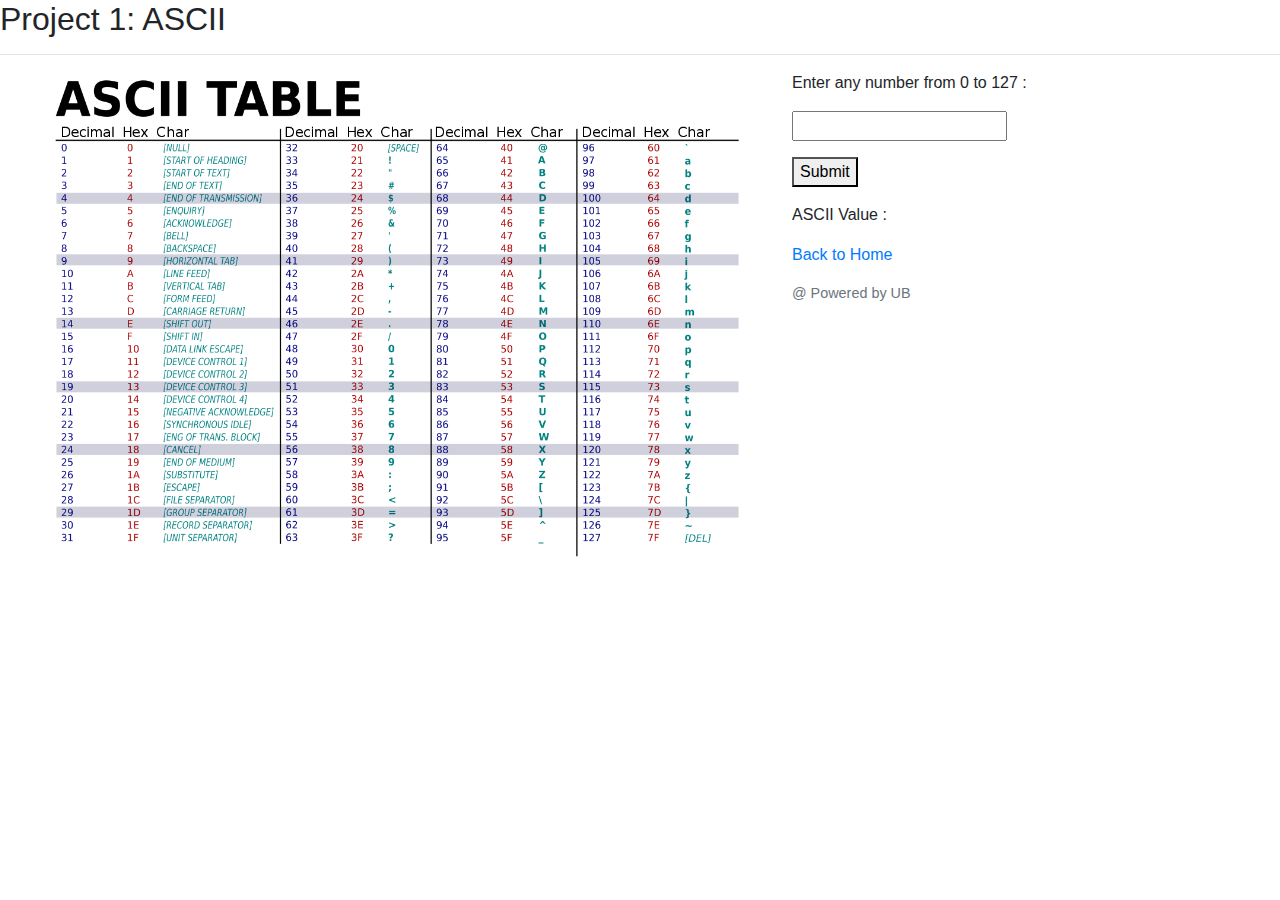
<file: ascii.html>
<!DOCTYPE html>
<html>
<head>
<title>FoC</title>
<link rel="stylesheet" type="text/css" href="style.css">
<link rel="stylesheet" href="https://maxcdn.bootstrapcdn.com/bootstrap/4.0.0/css/bootstrap.min.css" integrity="sha384-Gn5384xqQ1aoWXA+058RXPxPg6fy4IWvTNh0E263XmFcJlSAwiGgFAW/dAiS6JXm" crossorigin="anonymous">
<meta charset="utf-8">
<meta name="viewport" content="width=device-width, initial-scale=1">
<style>
img {
  float: left;
 padding-right: 40px; 
 padding-left: 40px;
 padding-bottom: 40px;
 
}
</style>
</head>
<body>

<section>
<h2>Project 1: ASCII</h2>
<hr>	


<p><img src="ascii.png" style="width:792px;height:528px;"></p>
        
			

<p></p>
<p></p>         


<p>Enter any number from 0 to 127 :</p>
<input id="inputdec" >
<p></p>
<button onclick="decToASCII()">Submit</button>
<p></p>
<p>ASCII Value : </p>
<p id="demo"></p>

<script>
function decToASCII() {
  x = document.getElementById("inputdec").value;
  var res = String.fromCharCode(x);
  document.getElementById("demo").innerHTML = res;
  console.log(res);
}
</script>



</section>


<a href="index.html">Back to Home</a></h3>

<footer>
  <p>@ Powered by UB</p>
</footer>

</body>
</html>
</file>
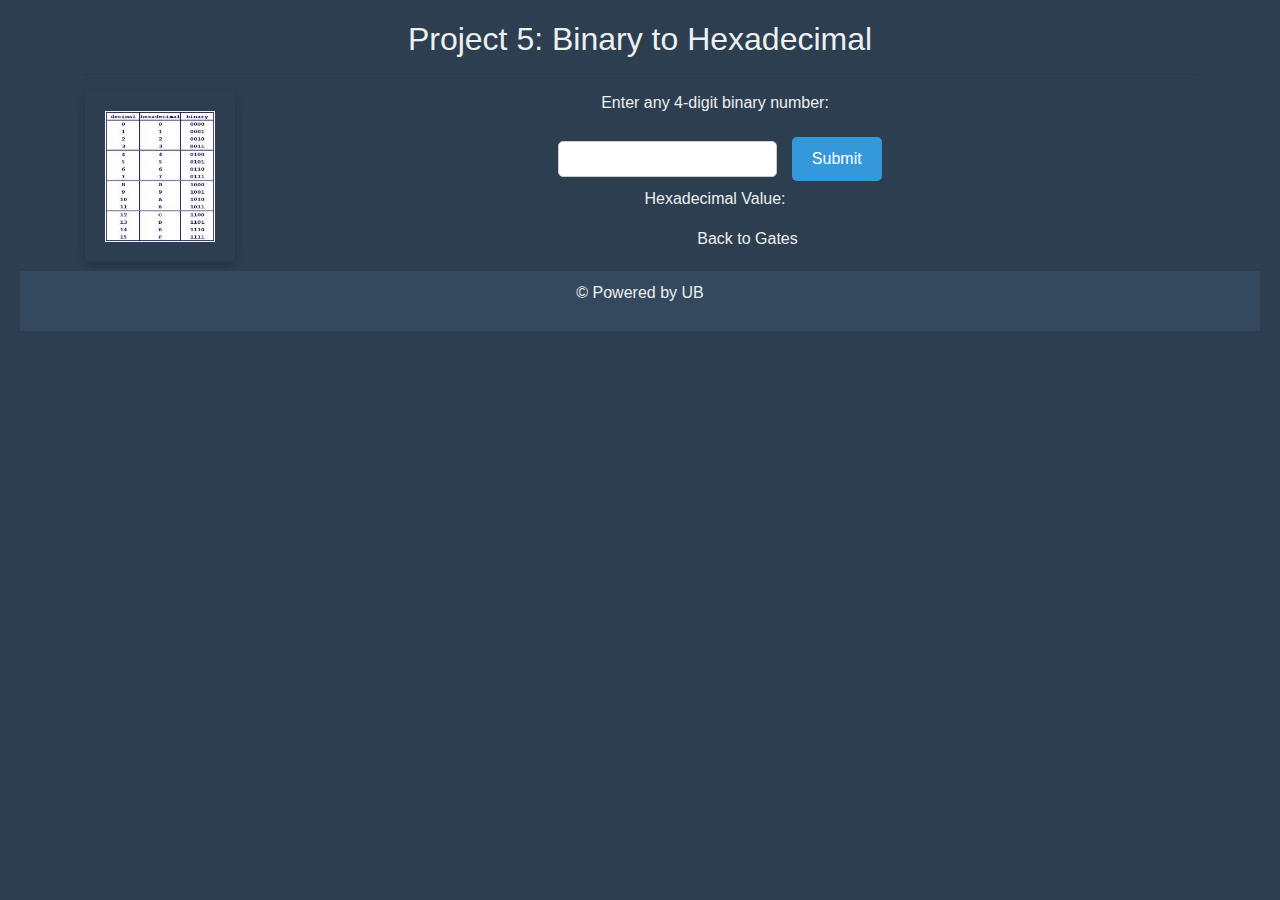
<file: binarytohex.html>
<!DOCTYPE html>
<html lang="en">
<head>
    <meta charset="utf-8">
    <meta name="viewport" content="width=device-width, initial-scale=1">
    <title>FoC</title>
    <link rel="stylesheet" href="https://maxcdn.bootstrapcdn.com/bootstrap/4.0.0/css/bootstrap.min.css" integrity="sha384-Gn5384xqQ1aoWXA+058RXPxPg6fy4IWvTNh0E263XmFcJlSAwiGgFAW/dAiS6JXm" crossorigin="anonymous">
    <style>
        body {
            font-family: Arial, sans-serif;
            background-color: #2c3e50;
            color: #ecf0f1;
            text-align: center;
            padding: 20px;
        }
        img {
            float: left;
            padding: 20px;
            width: 150px;
            height: auto;
            border-radius: 5px;
            box-shadow: 0 4px 8px rgba(0, 0, 0, 0.2);
        }
        button {
            background-color: #3498db;
            border: none;
            color: white;
            padding: 10px 20px;
            font-size: 16px;
            border-radius: 5px;
            cursor: pointer;
            transition: background-color 0.3s, transform 0.3s;
        }
        button:hover {
            background-color: #2980b9;
            transform: scale(1.05);
        }
        input[type="number"] {
            padding: 5px;
            margin: 10px;
            border-radius: 5px;
            border: 1px solid #ccc;
        }
        footer {
            margin-top: 20px;
            background-color: #34495e;
            padding: 10px;
        }
        a {
            color: #ecf0f1;
            text-decoration: none;
            transition: color 0.3s;
        }
        a:hover {
            color: #bdc3c7;
        }
    </style>
</head>
<body>

    <section class="container">
        <h2>Project 5: Binary to Hexadecimal</h2>
        <hr>    
        <img src="bintohex.jpg" alt="Binary to Hexadecimal">
        <p>Enter any 4-digit binary number:</p>
        <input type="number" id="inputBin" value="">
        <button onclick="binToHex()">Submit</button>
        <p>Hexadecimal Value:</p>
        <p id="demo"></p>
    </section>

    <a href="gates.html">Back to Gates</a>

    <footer>
        <p>&copy; Powered by UB</p>
    </footer>

    <script>
        function binToHex() {
            var x = document.getElementById("inputBin").value;
            var hexOut = parseInt(x, 2).toString(16).toUpperCase();
            document.getElementById("demo").innerHTML = hexOut;
        }
    </script>

</body>
</html>
</file>
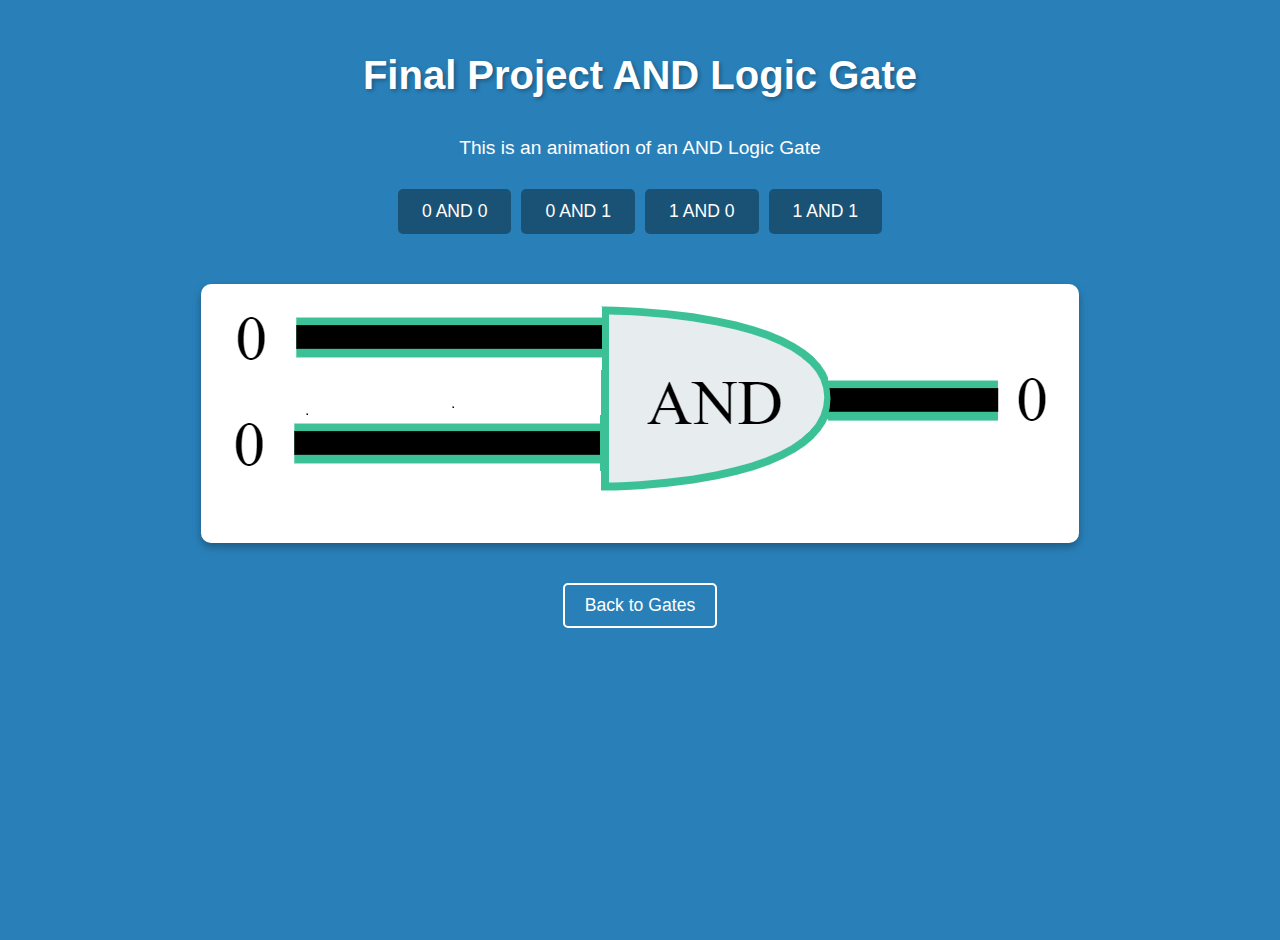
<file: easyand.html>
<!DOCTYPE html>
<html>
<head>
    <style>
        body {
            background-color: #2980b9;
            color: white;
            font-family: Arial, sans-serif;
            margin: 0;
            padding: 20px;
            display: flex;
            flex-direction: column;
            align-items: center;
            min-height: 100vh;
        }

        h2 {
            text-align: center;
            font-size: 2.5em;
            margin-bottom: 20px;
            text-shadow: 2px 2px 4px rgba(0, 0, 0, 0.3);
        }

        p {
            text-align: center;
            font-size: 1.2em;
            margin-bottom: 30px;
        }

        .button-container {
            display: flex;
            flex-wrap: wrap;
            gap: 10px;
            justify-content: center;
            margin-bottom: 30px;
        }

        button {
            padding: 12px 24px;
            font-size: 1.1em;
            border: none;
            border-radius: 5px;
            background-color: #1a5276;
            color: white;
            cursor: pointer;
            transition: transform 0.2s, background-color 0.2s;
        }

        button:hover {
            background-color: #154360;
            transform: scale(1.05);
        }

        button:active {
            transform: scale(0.95);
        }

        img {
            max-width: 100%;
            height: auto;
            margin: 20px 0;
            border-radius: 10px;
            box-shadow: 0 4px 8px rgba(0, 0, 0, 0.3);
        }

        .back-link {
            margin-top: 20px;
            text-decoration: none;
            color: white;
            font-size: 1.1em;
            padding: 10px 20px;
            border: 2px solid white;
            border-radius: 5px;
            transition: background-color 0.2s;
        }

        .back-link:hover {
            background-color: rgba(255, 255, 255, 0.1);
        }
    </style>
</head>
<body>
    <h2>Final Project AND Logic Gate</h2>

    <p>This is an animation of an AND Logic Gate</p>

    <div class="button-container">
        <button onclick="document.getElementById('myImage').src='and2off.PNG'">0 AND 0</button>
        <button onclick="document.getElementById('myImage').src='andoffon.PNG'">0 AND 1</button>
        <button onclick="document.getElementById('myImage').src='andonoff.PNG'">1 AND 0</button>
        <button onclick="document.getElementById('myImage').src='and2on.png'">1 AND 1</button>
    </div>

    <img id="myImage" src="and2off.PNG" alt="AND Gate">
    
    <a href="gates.html" class="back-link">Back to Gates</a>

</body>
</html>
</file>
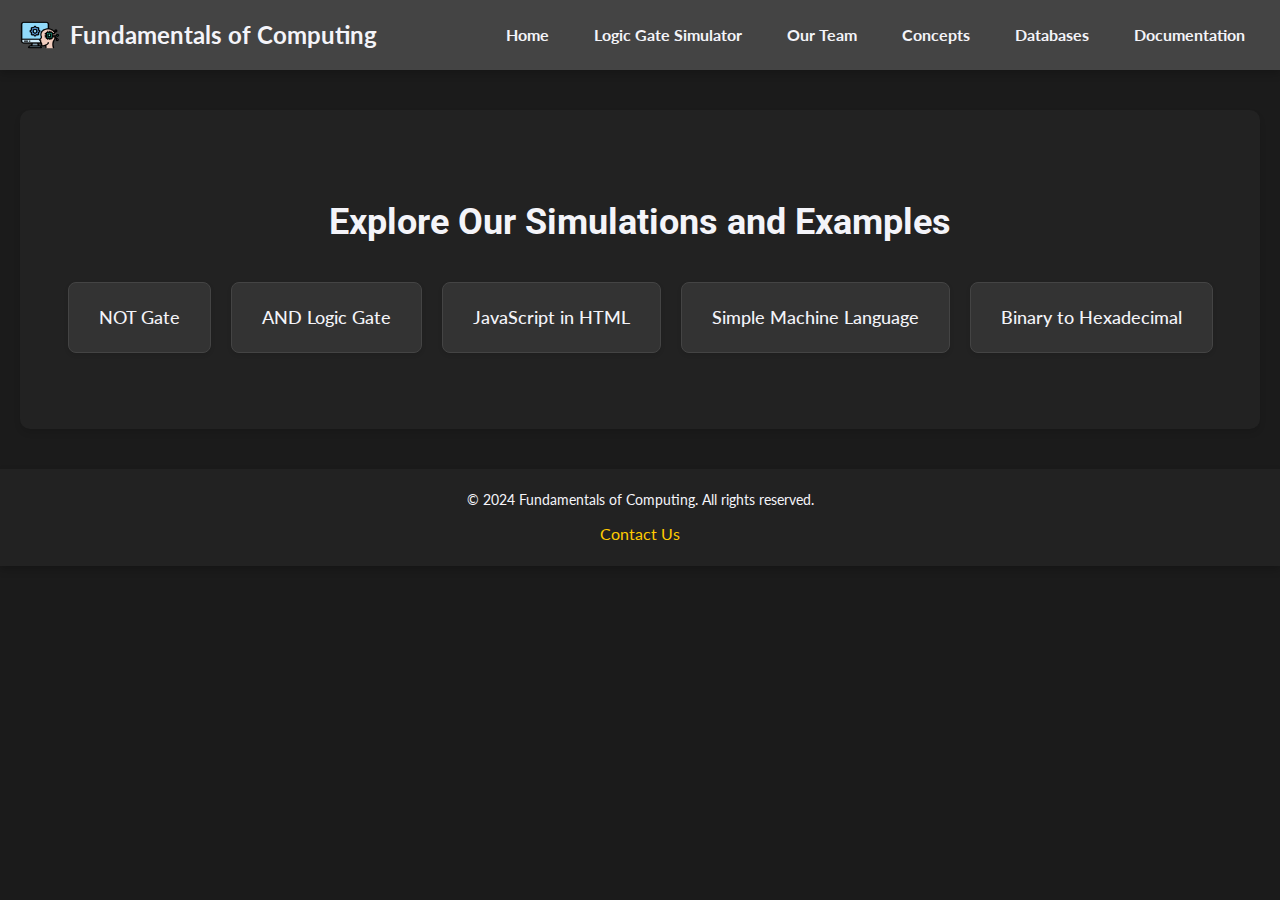
<file: gates.html>
<!DOCTYPE html>
<html lang="en">
<head>
    <meta charset="UTF-8">
    <meta name="viewport" content="width=device-width, initial-scale=1.0">
    <title>Fundamentals of Computing</title>
    
    <!-- Google Fonts -->
    <link href="https://fonts.googleapis.com/css2?family=Lato:wght@400;700&family=Roboto:wght@700&display=swap" rel="stylesheet">
    
    <!-- Favicon -->
    <link rel="icon" type="image/png" href="favicon.png">

    <style>
        /* General Styles */
        body {
            font-family: 'Lato', sans-serif;
            color: #ddd;
            background-color: #1b1b1b;
            margin: 0;
            padding: 0;
            line-height: 1.6;
        }

        /* Navbar Styles */
        .navbar {
            background-color: #222;
            padding: 15px 20px;
            box-shadow: 0 4px 8px rgba(0, 0, 0, 0.2);
            display: flex;
            justify-content: space-between;
            align-items: center;
            position: sticky;
            top: 0;
            z-index: 1000;
            transition: background-color 0.3s ease;
        }

        .navbar:hover {
            background-color: #444;
        }

        .navbar-brand {
            font-size: 24px;
            text-decoration: none;
            color: #f4f4f9;
            font-weight: bold;
            transition: color 0.3s ease;
            display: flex;
            align-items: center;
        }

        .navbar-brand img {
            height: 40px;
            margin-right: 10px;
        }

        .navbar-brand:hover {
            color: #ffcc00;
        }

        .navbar-nav {
            list-style: none;
            padding: 0;
            display: flex;
            gap: 15px;
            margin: 0;
        }

        .navbar-nav li {
            display: inline;
        }

        .navbar-nav a {
            color: #f4f4f9;
            text-decoration: none;
            font-size: 16px;
            padding: 10px 15px;
            transition: background-color 0.3s ease, transform 0.3s ease;
            border-radius: 5px;
            font-weight: bold;
        }

        .navbar-nav a:hover {
            background-color: #555;
            transform: scale(1.1);
            letter-spacing: 1px;
        }

        /* Content Navigation Section */
        .content-nav {
            background: #222;
            padding: 60px 20px;
            text-align: center;
            box-shadow: 0 4px 6px rgba(0, 0, 0, 0.1);
            margin: 40px auto;
            border-radius: 10px;
            max-width: 1200px;
        }

        .content-nav h1 {
            font-size: 36px;
            margin-bottom: 30px;
            color: #f4f4f9;
            font-family: 'Roboto', sans-serif;
        }

        .content-nav ul {
            list-style: none;
            padding: 0;
            display: flex;
            flex-wrap: wrap;
            justify-content: center;
            gap: 20px;
        }

        .content-nav li {
            background-color: #333;
            border: 1px solid #444;
            padding: 20px 30px;
            border-radius: 8px;
            transition: all 0.3s ease;
            box-shadow: 0 2px 4px rgba(0, 0, 0, 0.1);
        }

        .content-nav li:hover {
            background-color: #444;
            transform: translateY(-5px);
            box-shadow: 0 4px 8px rgba(0, 0, 0, 0.15);
        }

        .content-nav a {
            text-decoration: none;
            color: #f4f4f9;
            font-size: 18px;
            font-weight: 500;
            display: block;
        }

        /* Footer Styles */
        footer {
            background-color: #222;
            color: #f4f4f9;
            padding: 20px;
            text-align: center;
            margin-top: 40px;
            box-shadow: 0 4px 8px rgba(0, 0, 0, 0.2);
        }

        footer p {
            margin: 0;
            font-size: 14px;
        }

        footer a {
            color: #ffcc00;
            text-decoration: none;
            margin-top: 10px;
            display: inline-block;
        }

        footer a:hover {
            text-decoration: underline;
        }

        /* Responsive Design */
        @media (max-width: 768px) {
            .navbar-nav {
                flex-direction: column;
                align-items: center;
            }
            
            .content-nav ul {
                flex-direction: column;
            }
        }
    </style>
</head>
<body>
    <!-- Main Navbar -->
    <nav class="navbar">
        <a class="navbar-brand" href="#">
            <img src="logo.png" alt="Logo"> Fundamentals of Computing
        </a>
        <ul class="navbar-nav">
            <li><a href="index.html">Home</a></li>
            <li><a href="gates.html">Logic Gate Simulator</a></li>
            <li><a href="team.html">Our Team</a></li>
            <li><a href="concepts.html">Concepts</a></li>
            <li><a href="databases.html">Databases</a></li>
            <li><a href="doc.html">Documentation</a></li>
        </ul>
    </nav>

    <!-- Content Navigation Section -->
    <section class="content-nav">
        <h1>Explore Our Simulations and Examples</h1>
        <ul>
            <li><a href="tree.html">NOT Gate</a></li>
            <li><a href="easyand.html">AND Logic Gate</a></li>
            <li><a href="gatesnot.html">JavaScript in HTML</a></li>
            <li><a href="MLinstructions.html">Simple Machine Language</a></li>
            <li><a href="binarytohex.html">Binary to Hexadecimal</a></li>
        </ul>
    </section>

    <!-- Footer -->
    <footer>
        <p>&copy; 2024 Fundamentals of Computing. All rights reserved.</p>
        <a href="contact.html">Contact Us</a>
    </footer>
</body>
</html>
</file>
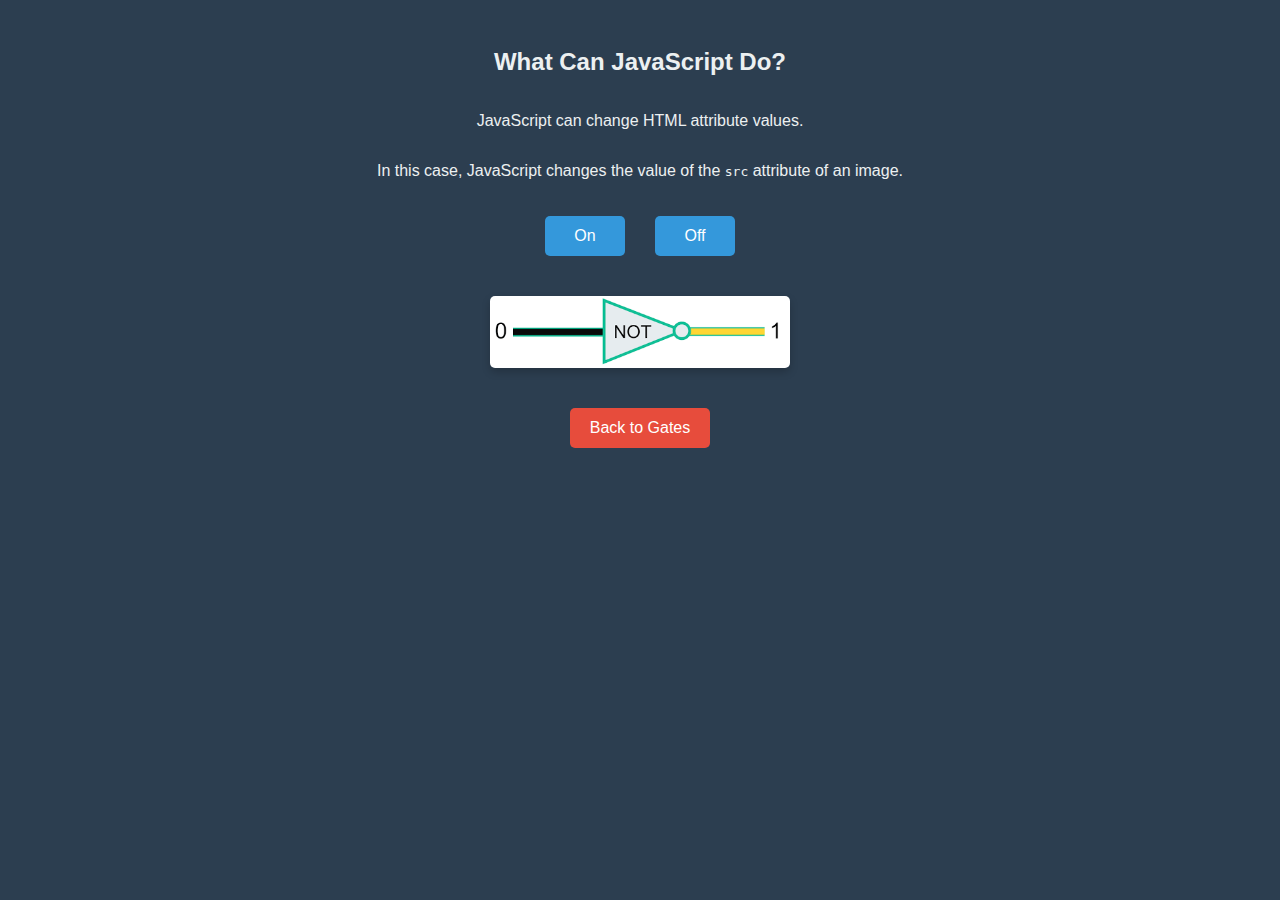
<file: gatesnot.html>
<!DOCTYPE html>
<html lang="en">
<head>
    <meta charset="UTF-8">
    <meta name="viewport" content="width=device-width, initial-scale=1.0">
    <title>JavaScript Image Switcher</title>
    <style>
        body {
            font-family: Arial, sans-serif;
            background-color: #2c3e50;
            color: #ecf0f1;
            text-align: center;
            padding: 20px;
            display: flex;
            flex-direction: column;
            align-items: center;
        }
        button {
            width: 80px;
            height: 40px;
            margin: 10px;
            border: none;
            border-radius: 5px;
            background-color: #3498db;
            color: #fff;
            font-size: 16px;
            cursor: pointer;
            transition: background-color 0.3s, transform 0.3s;
        }
        button:hover {
            background-color: #2980b9;
            transform: scale(1.05);
        }
        img {
            width: 300px; /* Increased image size */
            margin: 20px 0;
            border-radius: 5px;
            box-shadow: 0 4px 8px rgba(0, 0, 0, 0.2);
        }
        .back-button {
            width: auto;
            padding: 0 20px;
            background-color: #e74c3c;
            margin-top: 20px;
        }
        .back-button:hover {
            background-color: #c0392b;
        }
        .button-container {
            display: flex;
            gap: 10px;
            justify-content: center;
            margin: 10px 0;
        }
    </style>
</head>
<body>

    <h2>What Can JavaScript Do?</h2>

    <p>JavaScript can change HTML attribute values.</p>
    <p>In this case, JavaScript changes the value of the <code>src</code> attribute of an image.</p>

    <div class="button-container">
        <button onclick="document.getElementById('myImage').src='noton2.png'">On</button>
        <button onclick="document.getElementById('myImage').src='notoff2.png'">Off</button>
    </div>
    
    <img id="myImage" src="notoff2.png" alt="Switchable Image">

    <button class="back-button" onclick="window.location.href='gates.html'">Back to Gates</button>

</body>
</html>
</file>
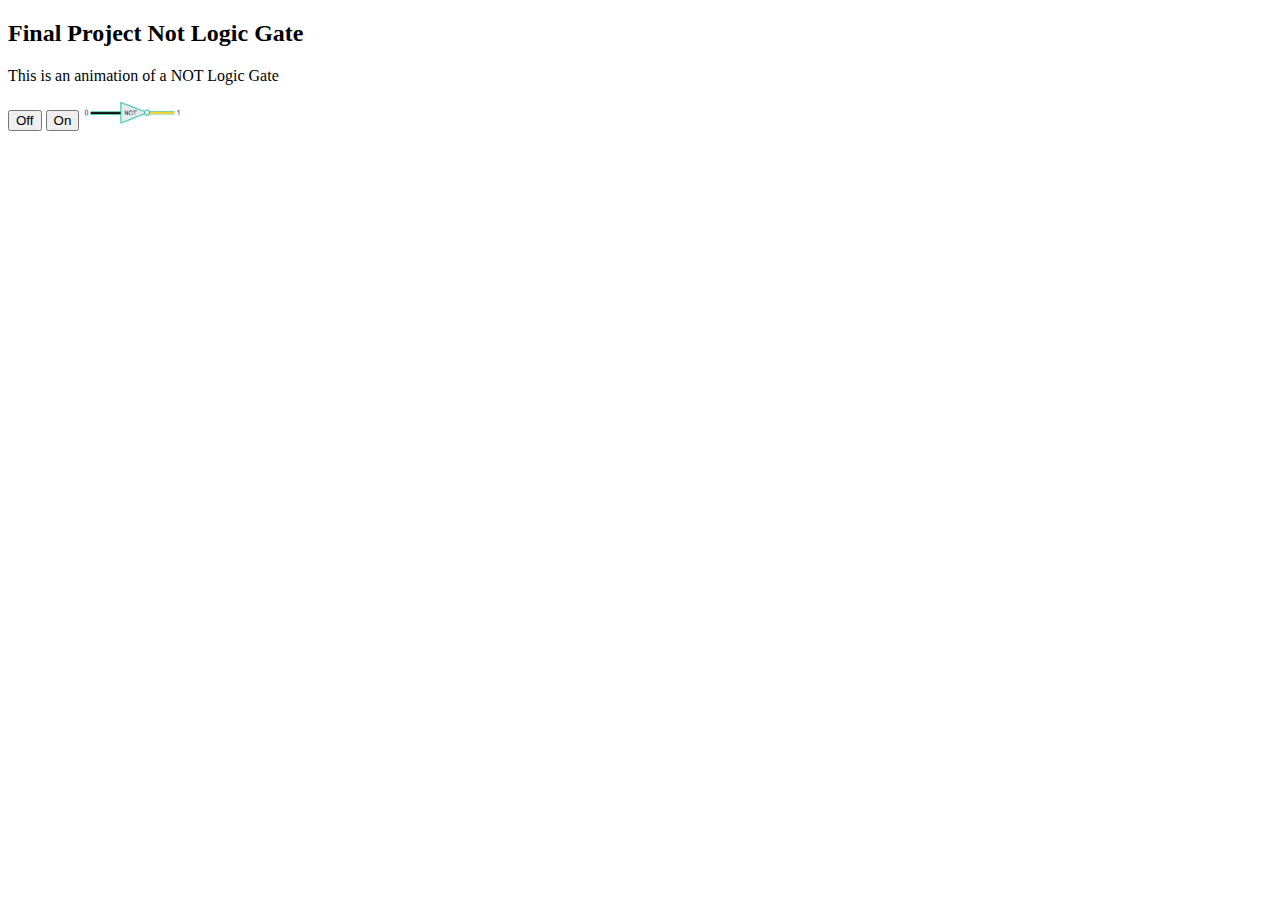
<file: not.html>
<!DOCTYPE html>
<html>
<body>

<h2> Final Project Not Logic Gate</h2>

<p>This is an animation of a NOT Logic Gate</p>


<button onclick="document.getElementById('myImage').src='off.png'">Off</button>

<button onclick="document.getElementById('myImage').src='on.png'">On</button>

<img id="myImage" src="off.png" style="width:100px">


</body>
</html>
</file>
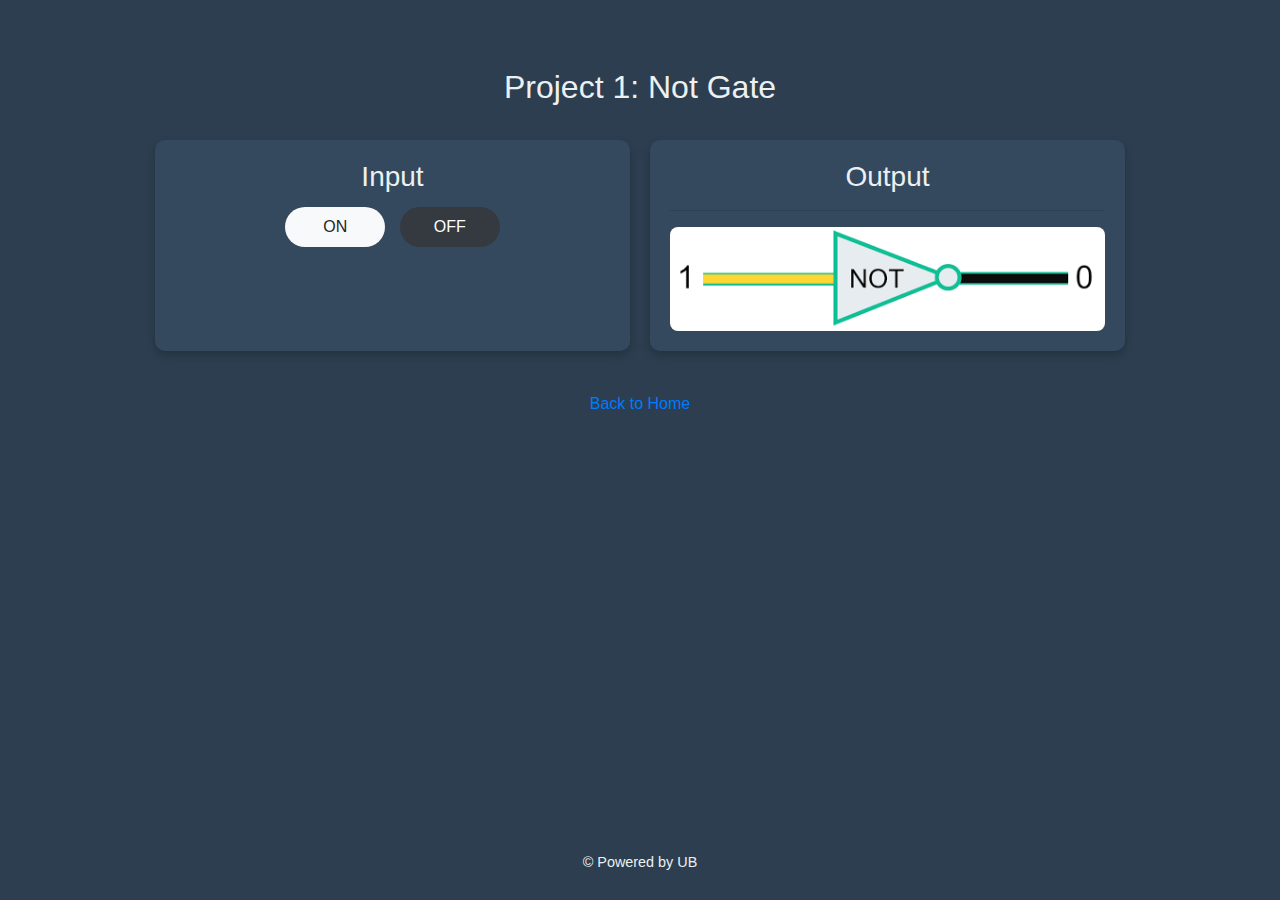
<file: notgate.html>
<!DOCTYPE html>
<html lang="en">
<head>
    <meta charset="utf-8">
    <meta name="viewport" content="width=device-width, initial-scale=1">
    <title>FoC</title>
    <link rel="stylesheet" href="https://maxcdn.bootstrapcdn.com/bootstrap/4.0.0/css/bootstrap.min.css" integrity="sha384-Gn5384xqQ1aoWXA+058RXPxPg6fy4IWvTNh0E263XmFcJlSAwiGgFAW/dAiS6JXm" crossorigin="anonymous">
    <style>
        body {
            display: flex;
            flex-direction: column;
            min-height: 100vh;
            justify-content: space-between;
            background: #2c3e50;
            color: #ecf0f1;
            text-align: center;
        }
        .content {
            flex: 1;
            padding: 20px;
        }
        .column {
            background-color: #34495e;
            border-radius: 10px;
            box-shadow: 0 4px 8px rgba(0, 0, 0, 0.2);
            padding: 20px;
            margin: 10px;
        }
        .btn-custom {
            width: 100px;
            height: 40px;
            margin: 5px;
            border-radius: 20px;
            border: none;
            transition: transform 0.2s;
        }
        .btn-custom:hover {
            transform: scale(1.1);
        }
        img {
            max-width: 100%;
            height: auto;
            border-radius: 8px;
        }
        footer {
            background-color: #2c3e50;
            padding: 10px;
            font-size: 0.9em;
        }
        a {
            color: #ecf0f1;
            text-decoration: none;
            transition: color 0.2s;
        }
        a:hover {
            color: #bdc3c7;
        }
    </style>
</head>
<body>
    <div class="content">
        <section class="container mt-5">
            <h2 class="mb-4">Project 1: Not Gate</h2>
            <div class="row justify-content-center">
                <div class="col-md-5 column">
                    <h3>Input</h3>
                    <button class="btn btn-custom btn-light" onclick="document.getElementById('belizeImage').src='noton2.png'">ON</button>
                    <button class="btn btn-custom btn-dark" onclick="document.getElementById('belizeImage').src='notoff2.png'">OFF</button>
                </div>
                <div class="col-md-5 column">
                    <h3>Output</h3>
                    <hr>
                    <img id="belizeImage" src="noton2.png" alt="Not Gate Output">
                </div>
            </div>
            <a href="index.html" class="btn btn-link mt-4">Back to Home</a>
        </section>
    </div>
    <footer>
        <p>&copy; Powered by UB</p>
    </footer>
</body>
</html>
</file>
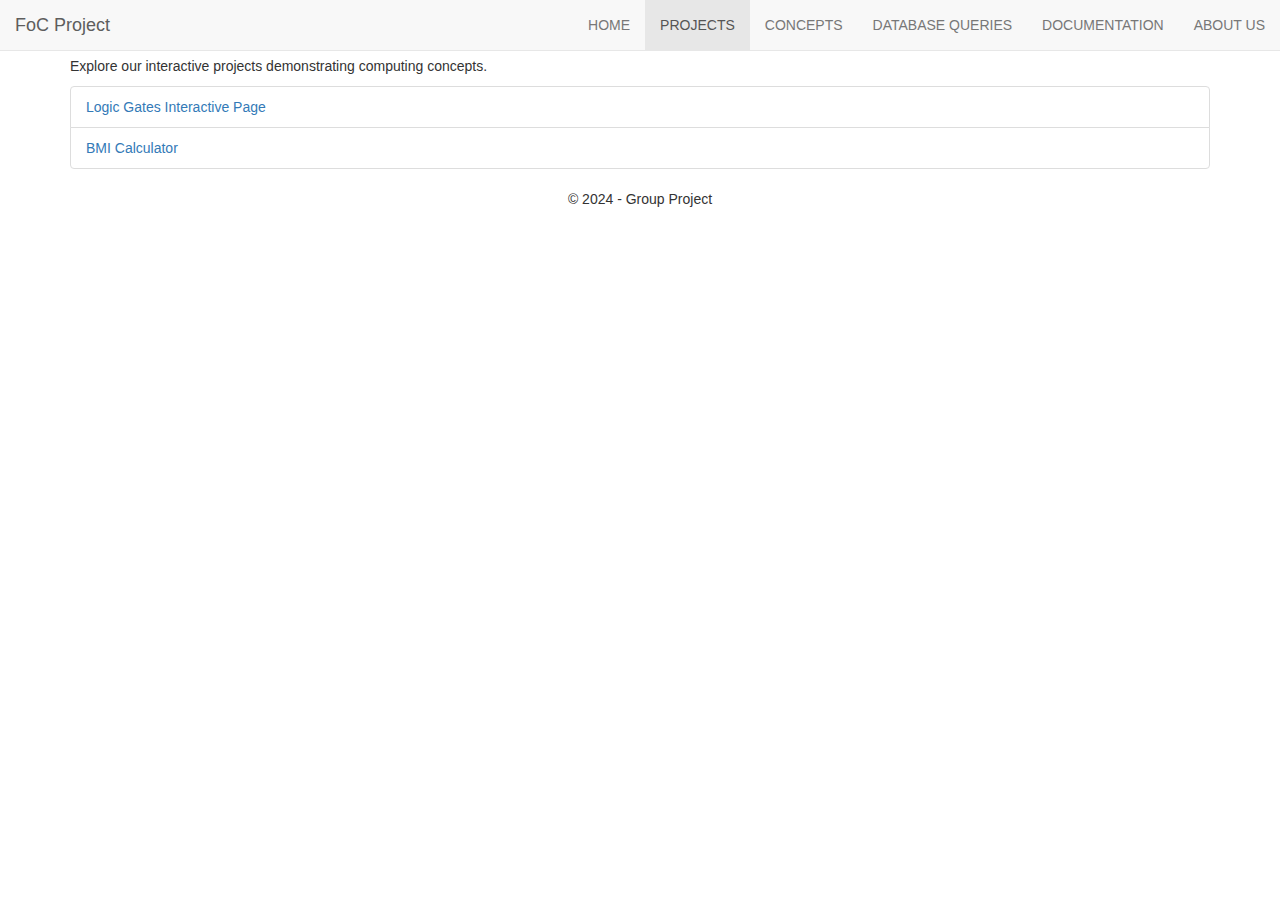
<file: projects.html>
<!DOCTYPE html>
<html lang="en">
<head>
  <title>Projects - Fundamentals of Computing</title>
  <meta charset="utf-8">
  <meta name="viewport" content="width=device-width, initial-scale=1">
  <link rel="stylesheet" href="https://maxcdn.bootstrapcdn.com/bootstrap/3.4.1/css/bootstrap.min.css">
  <link href="https://fonts.googleapis.com/css?family=Lato" rel="stylesheet" type="text/css">
  <link href="https://fonts.googleapis.com/css?family=Montserrat" rel="stylesheet" type="text/css">
</head>
<body id="projectsPage" data-spy="scroll" data-target=".navbar" data-offset="50">

<nav class="navbar navbar-default navbar-fixed-top">
  <div class="container-fluid">
    <div class="navbar-header">
      <button type="button" class="navbar-toggle" data-toggle="collapse" data-target="#myNavbar">
        <span class="icon-bar"></span>
        <span class="icon-bar"></span>
        <span class="icon-bar"></span>                        
      </button>
      <a class="navbar-brand" href="index.html">FoC Project</a>
    </div>
    <div class="collapse navbar-collapse" id="myNavbar">
      <ul class="nav navbar-nav navbar-right">
        <li><a href="index.html">HOME</a></li>
        <li class="active"><a href="#projectsPage">PROJECTS</a></li>
        <li><a href="concepts.html">CONCEPTS</a></li>
        <li><a href="database_queries.html">DATABASE QUERIES</a></li>
        <li><a href="documentation.html">DOCUMENTATION</a></li>
        <li><a href="about_us.html">ABOUT US</a></li>
      </ul>
    </div>
  </div>
</nav>

<div class="container">
  <h3 class="text-center">Projects</h3>
  <p>Explore our interactive projects demonstrating computing concepts.</p>
  <ul class="list-group">
    <li class="list-group-item"><a href="andgate.html">Logic Gates Interactive Page</a></li>
    <li class="list-group-item"><a href="bmi_calculator.html">BMI Calculator</a></li>
    <!-- Add other project links -->
  </ul>
</div>

<footer class="text-center">
  <p>&copy; 2024 - Group Project</p>
</footer>

</body>
</html>
</file>
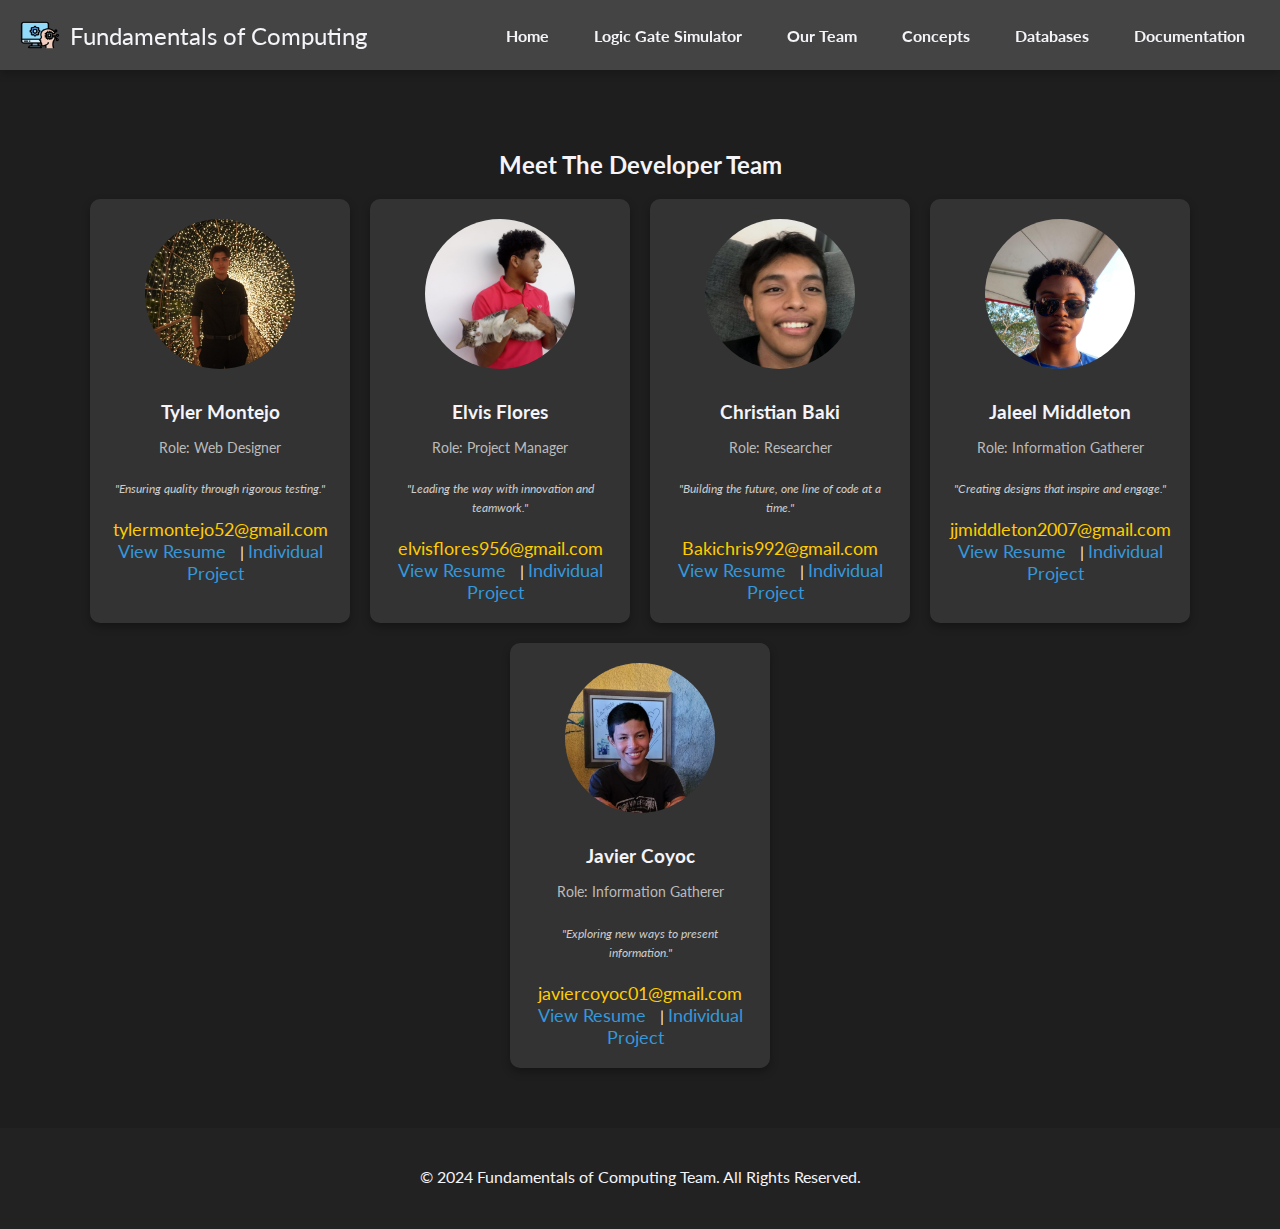
<file: team.html>
<!DOCTYPE html>
<html lang="en">
<head>
    <meta charset="UTF-8">
    <meta name="viewport" content="width=device-width, initial-scale=1.0">
    <title>Our Team - Fundamentals of Computing</title>
    
    <!-- Google Fonts -->
    <link href="https://fonts.googleapis.com/css2?family=Lato:wght@400;700&family=Roboto:wght@700&display=swap" rel="stylesheet">
    
    <!-- Favicon -->
    <link rel="icon" type="image/png" href="favicon.png">

    <style>
        body {
            font-family: 'Lato', sans-serif;
            color: #f4f4f9;
            background-color: #1e1e1e;
            margin: 0;
        }

        /* Updated Navbar Styles */
        .navbar {
            background-color: #222;
            padding: 15px 20px;
            box-shadow: 0 4px 8px rgba(0, 0, 0, 0.2);
            display: flex;
            justify-content: space-between;
            align-items: center;
            position: sticky;
            top: 0;
            z-index: 1000;
            transition: background-color 0.3s ease;
        }

        .navbar:hover {
            background-color: #444;
        }

        .navbar-brand {
            font-size: 24px;
            color: #f4f4f9;
            text-decoration: none;
            display: flex;
            align-items: center;
            transition: color 0.3s ease;
        }

        .navbar-brand img {
            height: 40px; /* Logo height */
            margin-right: 10px;
        }

        .navbar-brand:hover {
            color: #ffcc00;
        }

        .navbar-nav {
            list-style: none;
            display: flex;
            gap: 15px;
            margin: 0;
        }

        .navbar-nav a {
            color: #f4f4f9;
            text-decoration: none;
            font-size: 16px;
            padding: 10px 15px;
            transition: background-color 0.3s ease, transform 0.3s ease;
            border-radius: 5px;
            font-weight: bold;
        }

        .navbar-nav a:hover {
            background-color: #555;
            transform: scale(1.1);
            letter-spacing: 1px;
        }

        /* General Container */
        .container {
            padding: 60px 80px;
        }

        h2 {
            text-align: center;
            margin-bottom: 20px;
            color: #f4f4f9;
        }

        p {
            line-height: 1.6;
            margin-bottom: 20px;
        }

        /* Team Section */
        .team {
            display: flex;
            justify-content: center;
            flex-wrap: wrap;
            gap: 20px;
            margin-top: 20px;
        }

        .team-member {
            text-align: center;
            max-width: 220px;
            background-color: #333;
            padding: 20px;
            border-radius: 10px;
            box-shadow: 0 4px 8px rgba(0, 0, 0, 0.3);
            transition: transform 0.3s ease, box-shadow 0.3s ease;
        }

        .team-member:hover {
            transform: translateY(-10px);
            box-shadow: 0 6px 12px rgba(0, 0, 0, 0.4);
        }

        .team-member img {
            width: 150px;  
            height: 150px; 
            border-radius: 50%; 
            object-fit: cover;
            margin-bottom: 10px;
        }

        .team-member h3 {
            margin-bottom: 5px;
            color: #f4f4f9;
        }

        .team-member p {
            color: #bbb;
            font-size: 14px;
        }

        /* Quote Styling */
        .team-member .quote {
            font-style: italic;
            color: #ccc;
            font-size: 12px;
            margin-bottom: 10px;
        }

        /* Contact Information */
        .team-member .contact-info {
            font-size: 18px;
            color: #ffcc00; /* Original color for emails */
            margin-top: 10px;
            display: inline-block;
            text-decoration: none;
        }

        .team-member .contact-info:hover {
            text-decoration: underline;
        }

        /* Additional styling specifically for "View Resume" and "Individual Project" links */
        .links a {
            font-size: 18px;
            color: #3498db; /* New color for the links */
            text-decoration: none;
            margin-right: 10px; /* Space between links */
        }

        .links a:hover {
            text-decoration: underline;
        }

        /* Footer */
        footer {
            background-color: #222;
            color: #f4f4f9;
            padding: 20px;
            text-align: center;
        }

        /* Responsive Design */
        @media (max-width: 768px) {
            .navbar-nav {
                flex-direction: column;
                align-items: center;
            }

            .container {
                padding: 40px 20px;
            }

            .team {
                flex-direction: column;
                align-items: center;
            }
        }
    </style>
</head>
<body>

    <!-- Navbar -->
    <nav class="navbar">
        <a class="navbar-brand" href="index.html">
            <img src="logo.png" alt="Logo"> Fundamentals of Computing
        </a>
        <ul class="navbar-nav">
            <li><a href="index.html">Home</a></li>
            <li><a href="gates.html">Logic Gate Simulator</a></li>
            <li><a href="team.html">Our Team</a></li>
            <li><a href="concepts.html">Concepts</a></li>
            <li><a href="databases.html">Databases</a></li>
            <li><a href="doc.html">Documentation</a></li>
        </ul>
    </nav>

    <!-- Team Section -->
    <section class="container">
        <h2>Meet The Developer Team</h2>
        <div class="team">

            <!-- Tyler Montejo -->
            <div class="team-member">
                <img src="member4.jpg" alt="Tyler Montejo">
                <h3>Tyler Montejo</h3>
                <p>Role: Web Designer</p>
                <p class="quote">"Ensuring quality through rigorous testing."</p>
                <a href="mailto:tylermontejo52@gmail.com" class="contact-info">tylermontejo52@gmail.com</a>
                <div class="links">
                    <a href="https://txlerbze.github.io/resume/">View Resume</a> | 
                    <a href="https://txlerbze.github.io/individual-Project/">Individual Project</a>
                </div>
            </div>

            <!-- Elvis Flores -->
            <div class="team-member">
                <img src="member1.jpg" alt="Elvis Flores">
                <h3>Elvis Flores</h3>
                <p>Role: Project Manager</p>
                <p class="quote">"Leading the way with innovation and teamwork."</p>
                <a href="mailto:elvisflores956@gmail.com" class="contact-info">elvisflores956@gmail.com</a>
                <div class="links">
                    <a href="https://elvisflores.github.io/Website/resume.html">View Resume</a> | 
                    <a href="https://elvisflores.github.io/Website/">Individual Project</a>
                </div>
            </div>

            <!-- Chris Baki -->
            <div class="team-member">
                <img src="member2.png" alt="Chris Baki">
                <h3>Christian Baki</h3>
                <p>Role: Researcher</p>
                <p class="quote">"Building the future, one line of code at a time."</p>
                <a href="mailto:Bakichris992@gmail.com" class="contact-info">Bakichris992@gmail.com</a>
                <div class="links">
                    <a href="https://chris203-tech.github.io/Resum3/Resume.html">View Resume</a> | 
                    <a href="https://chris203-tech.github.io/Individual-Project/index.html">Individual Project</a>
                </div>
            </div>

            <!-- Jaleel Middleton -->
            <div class="team-member">
                <img src="member3.jpg" alt="Jaleel Middleton">
                <h3>Jaleel Middleton</h3>
                <p>Role: Information Gatherer</p>
                <p class="quote">"Creating designs that inspire and engage."</p>
                <a href="mailto:jjmiddleton2007@gmail.com" class="contact-info">jjmiddleton2007@gmail.com</a>
                <div class="links">
                    <a href="https://bzejaleel.github.io/resume/Jaleel/">View Resume</a> | 
                    <a href="https://bzejaleel.github.io/foc/FoC-master/">Individual Project</a>
                </div>
            </div>

            <!-- Javier Coyoc -->
            <div class="team-member">
                <img src="member5.jpg" alt="Javier Coyoc">
                <h3>Javier Coyoc</h3>
                <p>Role: Information Gatherer</p>
                <p class="quote">"Exploring new ways to present information."</p>
                <a href="mailto:javiercoyoc01@gmail.com" class="contact-info">javiercoyoc01@gmail.com</a>
                <div class="links">
                    <a href="https://javier-coyoc.github.io/resume/Resume2.html">View Resume</a> | 
                    <a href="https://javier-coyoc.github.io/resume/">Individual Project</a>
                </div>
            </div>

        </div>
    </section>

    <!-- Footer -->
    <footer>
        <p>&copy; 2024 Fundamentals of Computing Team. All Rights Reserved.</p>
    </footer>

</body>
</html>
</file>
<file: style.css>
body {
    font-family: Arial, sans-serif;
    background-color: #CCCCFF; /* Light gray background */
    margin: 0; /* Remove default margin */
    padding: 0; /* Remove default padding */
}

h2 {
    margin: 0;
    font-size: 2em; /* Increase header size for prominence */
}

nav {
    margin-bottom: 1.5rem; /* Spacing below navigation */
}

.nav-link {
    font-weight: bold;
    color: #007bff;
}

.nav-link:hover {
    color: #0056b3; /* Darker blue on hover */
    text-decoration: underline; /* Underline on hover for clarity */
}

footer {
    font-size: 0.9em;
    color: #6c757d; /* Gray color for footer text */
    padding: 1rem 0; /* Add padding for better spacing */
}

article {
    text-align: center; /* Center align article content */
    padding: 1rem; /* Add padding around the article */
}

article p {
    line-height: 1.6; /* Better readability */
    margin: 1rem 0; /* Add vertical spacing */
    padding: 0 20px; /* Add side padding */
}

ul.list-unstyled {
    padding-left: 0; /* Remove default padding */
}
</file>
